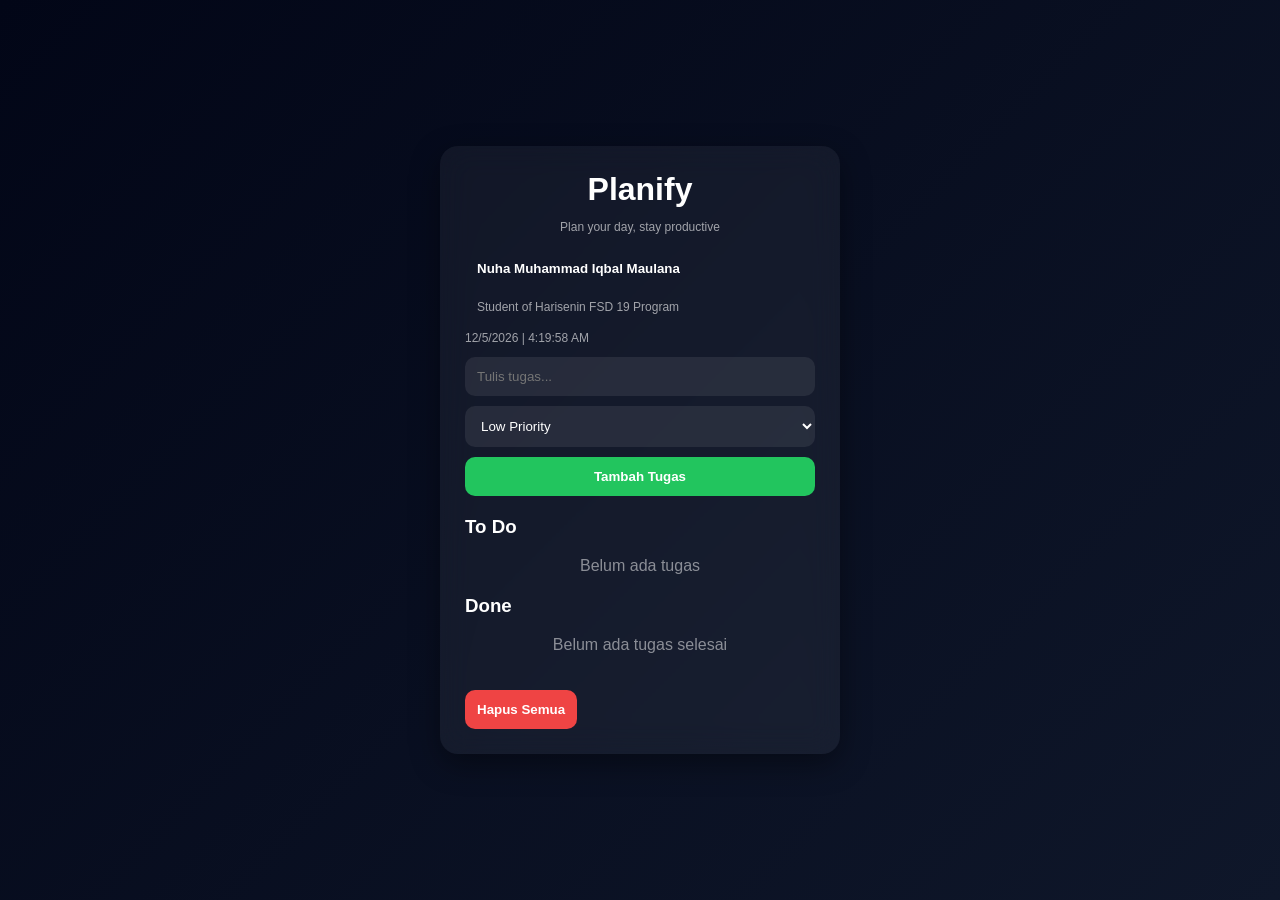
<file: Planify/index.html>
<!DOCTYPE html>
<html lang="id">
<head>
  <meta charset="UTF-8">
  <meta name="viewport" content="width=device-width, initial-scale=1.0">
  <title>Planify</title>
  <link rel="stylesheet" href="style.css">
</head>
<body>

<div class="app">

  <div class="header">
    <h1>Planify</h1>
    <p class="tagline">Plan your day, stay productive</p>
  </div>

  <!-- PROFILE (INLINE EDIT) -->
  <div class="profile-box">
    <input id="nameInput" class="profile-input" placeholder="Masukkan nama..."/>
    <input id="roleInput" class="role-input" placeholder="Masukkan role..."/>
    <p id="time"></p>
  </div>

  <!-- INPUT -->
  <div class="input-group">
    <input type="text" id="taskInput" placeholder="Tulis tugas...">

    <select id="priority">
      <option value="low">Low Priority</option>
      <option value="medium">Medium Priority</option>
      <option value="high">High Priority</option>
    </select>

    <button onclick="addTask()">Tambah Tugas</button>
  </div>

  <!-- TODO -->
  <div class="section">
    <h3>To Do</h3>
    <ul id="todoList"></ul>
    <p id="emptyTodo" class="empty">Belum ada tugas</p>
  </div>

  <!-- DONE -->
  <div class="section">
    <h3>Done</h3>
    <ul id="doneList"></ul>
    <p id="emptyDone" class="empty">Belum ada tugas selesai</p>
  </div>

  <button class="delete-all" onclick="deleteAll()">Hapus Semua</button>

</div>

<script src="script.js"></script>
</body>
</html>
</file>
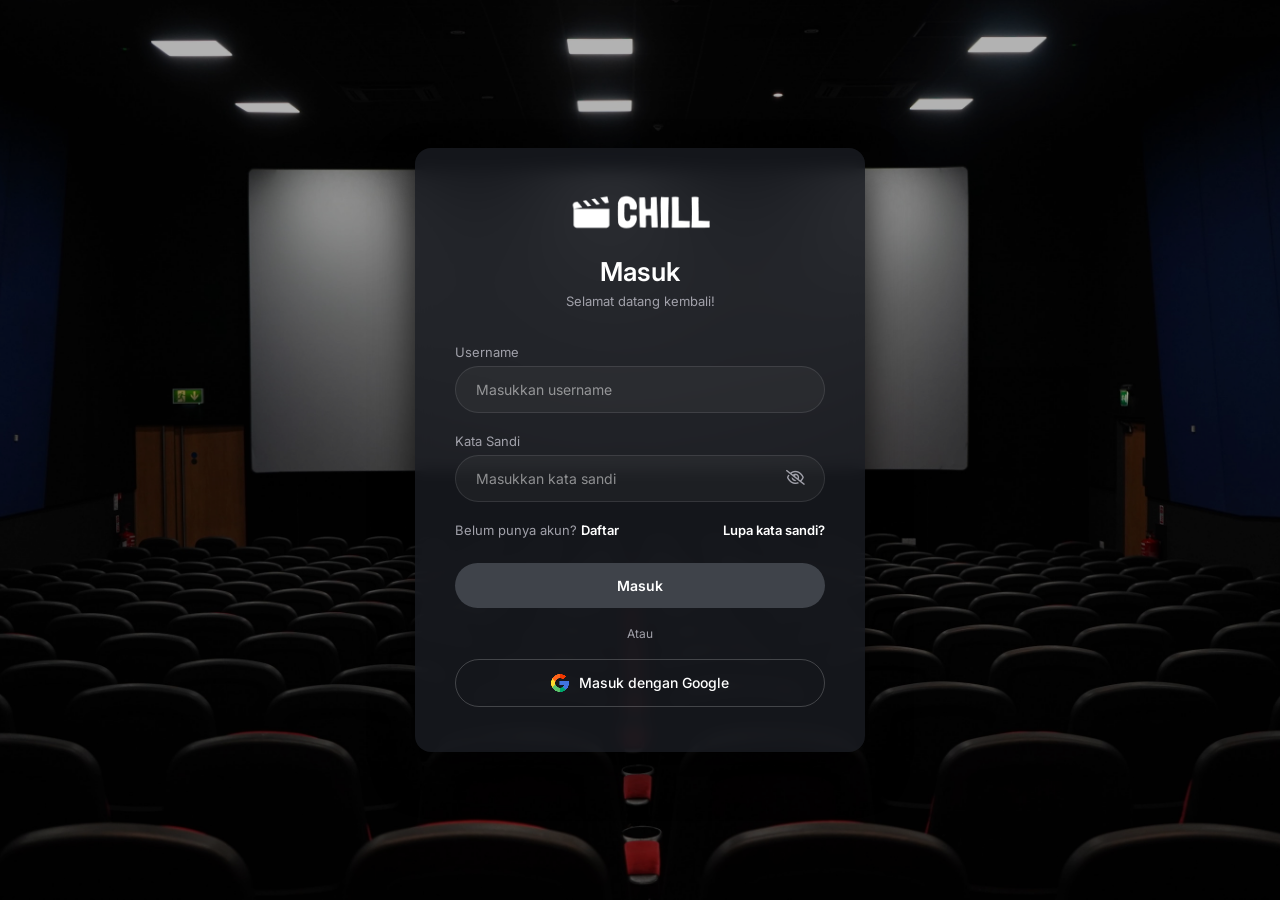
<file: chill-movie/login.html>
<!DOCTYPE html>
<html lang="id">
<head>
  <meta charset="UTF-8">
  <meta name="viewport" content="width=device-width, initial-scale=1.0">
  <title>Login - Chill</title>
  <link href="https://fonts.googleapis.com/css2?family=Inter:wght@400;500;600&display=swap" rel="stylesheet">
  <link href="https://cdnjs.cloudflare.com/ajax/libs/font-awesome/6.5.0/css/all.min.css" rel="stylesheet">
  <link rel="stylesheet" href="css/style.css">
</head>
<body class="auth-page login-bg">

  <div class="auth-overlay"></div>

  <div class="auth-card">
    <img src="assets/Logo.png" alt="Chill Logo" class="logo-img">

    <h2 class="auth-title">Masuk</h2>
    <p class="auth-sub">Selamat datang kembali!</p>

    <label>Username</label>
    <div class="form-group">
      <input id="loginUser" type="text" placeholder="Masukkan username">
    </div>

    <label>Kata Sandi</label>
    <div class="form-group">
      <input id="loginPass" type="password" placeholder="Masukkan kata sandi">
      <i class="fa-regular fa-eye-slash toggle-password"></i>
    </div>

    <div class="form-row">
      <span>Belum punya akun? <a href="register.html">Daftar</a></span>
      <a href="#">Lupa kata sandi?</a>
    </div>

    <button id="loginBtn" class="btn btn-login">Masuk</button>

    <div class="divider">Atau</div>

    <button class="btn-google">
      <img src="assets/google.png" alt="Google Icon">
      <span>Masuk dengan Google</span>
    </button>
  </div>

  <script src="js/script.js"></script>
</body>
</html>
</file>
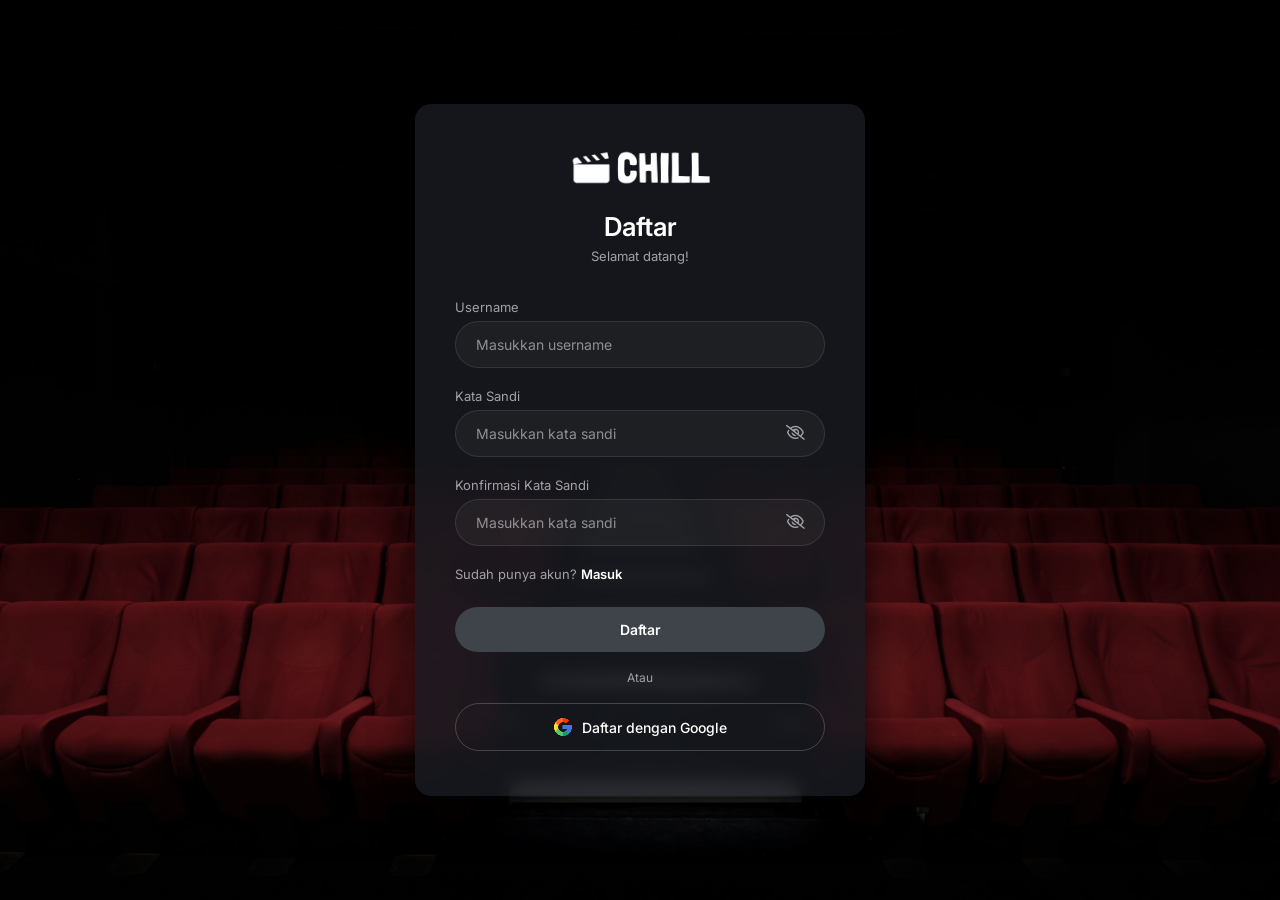
<file: chill-movie/register.html>
<!DOCTYPE html>
<html lang="id">
<head>
  <meta charset="UTF-8">
  <meta name="viewport" content="width=device-width, initial-scale=1.0">
  <title>Register - Chill</title>
  <link href="https://fonts.googleapis.com/css2?family=Inter:wght@400;500;600&display=swap" rel="stylesheet">
  <link href="https://cdnjs.cloudflare.com/ajax/libs/font-awesome/6.5.0/css/all.min.css" rel="stylesheet">
  <link rel="stylesheet" href="css/style.css">
</head>
<body class="auth-page register-bg">

  <div class="auth-overlay"></div>

  <div class="auth-card">
    <img src="assets/Logo.png" alt="Chill Logo" class="logo-img">

    <h2 class="auth-title">Daftar</h2>
    <p class="auth-sub">Selamat datang!</p>

    <label>Username</label>
    <div class="form-group">
      <input id="regUser" type="text" placeholder="Masukkan username">
    </div>

    <label>Kata Sandi</label>
    <div class="form-group">
      <input id="regPass" type="password" placeholder="Masukkan kata sandi">
      <i class="fa-regular fa-eye-slash toggle-password"></i>
    </div>

    <label>Konfirmasi Kata Sandi</label>
    <div class="form-group">
      <input id="regConfirm" type="password" placeholder="Masukkan kata sandi">
      <i class="fa-regular fa-eye-slash toggle-password"></i>
    </div>

    <div class="form-row">
      <span>Sudah punya akun? <a href="login.html">Masuk</a></span>
    </div>

    <button id="registerBtn" class="btn btn-login">Daftar</button>

    <div class="divider">Atau</div>

    <button class="btn-google">
      <img src="assets/google.png" alt="Google Icon">
      <span>Daftar dengan Google</span>
    </button>
  </div>

  <script src="js/script.js"></script>
</body>
</html>
</file>
<file: Planify/style.css>
* {
  box-sizing: border-box;
}

body {
  margin: 0;
  font-family: 'Segoe UI', sans-serif;
  background: linear-gradient(135deg, #020617, #0f172a);
  color: white;
  display: flex;
  justify-content: center;
  align-items: center;
  min-height: 100vh;
}

.app {
  width: 100%;
  max-width: 400px;
  padding: 25px;
  border-radius: 18px;
  background: rgba(255,255,255,0.05);
  backdrop-filter: blur(15px);
  box-shadow: 0 10px 30px rgba(0,0,0,0.4);
}

/* HEADER */
.header {
  text-align: center;
}

h1 {
  margin: 0;
}

.tagline {
  font-size: 12px;
  opacity: 0.6;
  margin-bottom: 15px;
}

/* PROFILE INLINE */
.profile-box {
  margin-bottom: 10px;
}

.profile-input {
  width: 100%;
  font-weight: 600;
  background: transparent;
  border: none;
  color: white;
  outline: none;
}

.role-input {
  width: 100%;
  font-size: 12px;
  opacity: 0.6;
  background: transparent;
  border: none;
  color: white;
  outline: none;
}

.profile-input:focus,
.role-input:focus {
  border-bottom: 1px solid rgba(255,255,255,0.3);
}

#time {
  font-size: 12px;
  opacity: 0.6;
  margin-top: 5px;
}

/* INPUT */
.input-group {
  display: flex;
  flex-direction: column;
  gap: 10px;
}

input, select {
  padding: 12px;
  border-radius: 10px;
  border: none;
  outline: none;
  background: rgba(255,255,255,0.08);
  color: white;
}

/* FIX DROPDOWN */
select option {
  background: #1e293b;
  color: white;
}

/* BUTTON */
button {
  padding: 12px;
  border-radius: 10px;
  border: none;
  background: #22c55e;
  color: white;
  font-weight: 600;
  cursor: pointer;
}

button:hover {
  opacity: 0.9;
}

/* SECTION */
.section {
  margin-top: 20px;
}

li {
  background: rgba(255,255,255,0.06);
  padding: 12px;
  margin-top: 10px;
  border-radius: 10px;
  display: flex;
  justify-content: space-between;
  align-items: center;
}

/* PRIORITY */
.low { border-left: 5px solid #22c55e; }
.medium { border-left: 5px solid #facc15; }
.high { border-left: 5px solid #ef4444; }

/* DONE */
.done {
  opacity: 0.5;
  text-decoration: line-through;
}

li button {
  margin-left: 5px;
  padding: 5px 8px;
  font-size: 12px;
}

/* EMPTY */
.empty {
  text-align: center;
  opacity: 0.5;
}

/* DELETE */
.delete-all {
  margin-top: 20px;
  background: #ef4444;
}
</file>
<file: chill-movie/css/style.css>
/* ================= RESET ================= */
* {
  margin: 0;
  padding: 0;
  box-sizing: border-box;
  font-family: "Inter", sans-serif;
}

body {
  background: #0c0f14;
  color: #fff;
}

/* ================= AUTH LAYOUT ================= */
.auth-page {
  height: 100vh;
  display: flex;
  align-items: center;
  justify-content: center;
  position: relative;
}

.login-bg {
  background: url("../assets/bg-login.jpg") center/cover no-repeat;
}

.register-bg {
  background: url("../assets/bg-register.jpg") center/cover no-repeat;
}

/* Overlay Gelap */
.auth-overlay {
  position: absolute;
  inset: 0;
  background: rgba(0, 0, 0, 0.3);
}

/* ================= CARD ================= */
.auth-card {
  position: relative;
  width: 450px; /* Sedikit dirampingkan */
  padding: 45px 40px;
  border-radius: 16px; /* Sudut lebih kotak */
  background: rgba(24, 26, 32, 0.85);
  backdrop-filter: blur(8px);
  -webkit-backdrop-filter: blur(8px);
  box-shadow: 0 20px 40px rgba(0, 0, 0, 0.8); 
  z-index: 10;
}

/* ================= LOGO & HEADER ================= */
.logo-img {
  width: 140px;
  display: block;
  margin: 0 auto 25px;
}

.auth-title {
  text-align: center;
  font-size: 26px;
  font-weight: 600;
  margin-bottom: 6px;
}

.auth-sub {
  text-align: center;
  font-size: 13px;
  color: #a1a1aa;
  margin-bottom: 35px;
}

/* ================= FORM ELEMENTS ================= */
label {
  display: block;
  font-size: 13px;
  color: #a1a1aa;
  margin-bottom: 6px;
}

.form-group {
  margin-bottom: 20px;
  position: relative;
}

.form-group input {
  width: 100%;
  padding: 14px 20px;
  border-radius: 999px;
  background: rgba(255, 255, 255, 0.04);
  border: 1px solid rgba(255, 255, 255, 0.1);
  color: #fff;
  outline: none;
  transition: 0.3s;
  font-size: 14px;
}

.form-group input::placeholder {
  color: rgba(255, 255, 255, 0.5);
}

.form-group input:focus {
  border-color: rgba(255, 255, 255, 0.5);
}

/* Toggle Password Icon */
.toggle-password {
  position: absolute;
  right: 20px;
  top: 15px;
  font-size: 15px;
  color: #a1a1aa;
  cursor: pointer;
  user-select: none;
  transition: 0.2s;
}

.toggle-password:hover {
  color: #fff;
}

/* Form Links */
.form-row {
  display: flex;
  justify-content: space-between;
  font-size: 13px;
  margin: 10px 0 25px;
  color: #a1a1aa;
}

.form-row a {
  color: #fff;
  text-decoration: none;
  font-weight: 600; /* Ditebalkan sedikit */
}

.form-row a:hover {
  text-decoration: underline;
}

/* ================= BUTTONS ================= */
.btn {
  width: 100%;
  padding: 14px;
  border-radius: 999px;
  border: none;
  font-size: 14px;
  cursor: pointer;
  font-weight: 600;
  transition: 0.3s;
}

.btn-login {
  background: #3f434a; /* Abu-abu gelap sesuai template */
  color: #fff;
}

.btn-login:hover {
  background: #525760;
}

.divider {
  text-align: center;
  margin: 18px 0;
  font-size: 12px;
  color: #a1a1aa;
}

/* Google Button */
.btn-google {
  display: flex;
  align-items: center;
  justify-content: center;
  gap: 10px;
  padding: 14px;
  border-radius: 999px;
  border: 1px solid rgba(255, 255, 255, 0.2);
  background: transparent;
  cursor: pointer;
  transition: all 0.3s ease;
  width: 100%;
  color: white;
  font-size: 14px;
  font-weight: 500;
}

.btn-google:hover {
  background: rgba(255, 255, 255, 0.15);
  border-color: rgba(255, 255, 255, 0.5);
  transform: translateY(-2px); /* Tombol sedikit terangkat ke atas */
  box-shadow: 0 5px 15px rgba(0, 0, 0, 0.3); /* Muncul bayangan */
}

.btn-google:active {
  transform: translateY(0); /* Tombol turun lagi saat diklik */
}

/* ================= RESPONSIVE (MOBILE) ================= */
@media (max-width: 768px) {
  .auth-card {
    width: 90%;
    padding: 35px 25px;
  }

  .auth-title {
    font-size: 24px;
  }

  .logo-img {
    width: 110px;
  }
}
</file>
